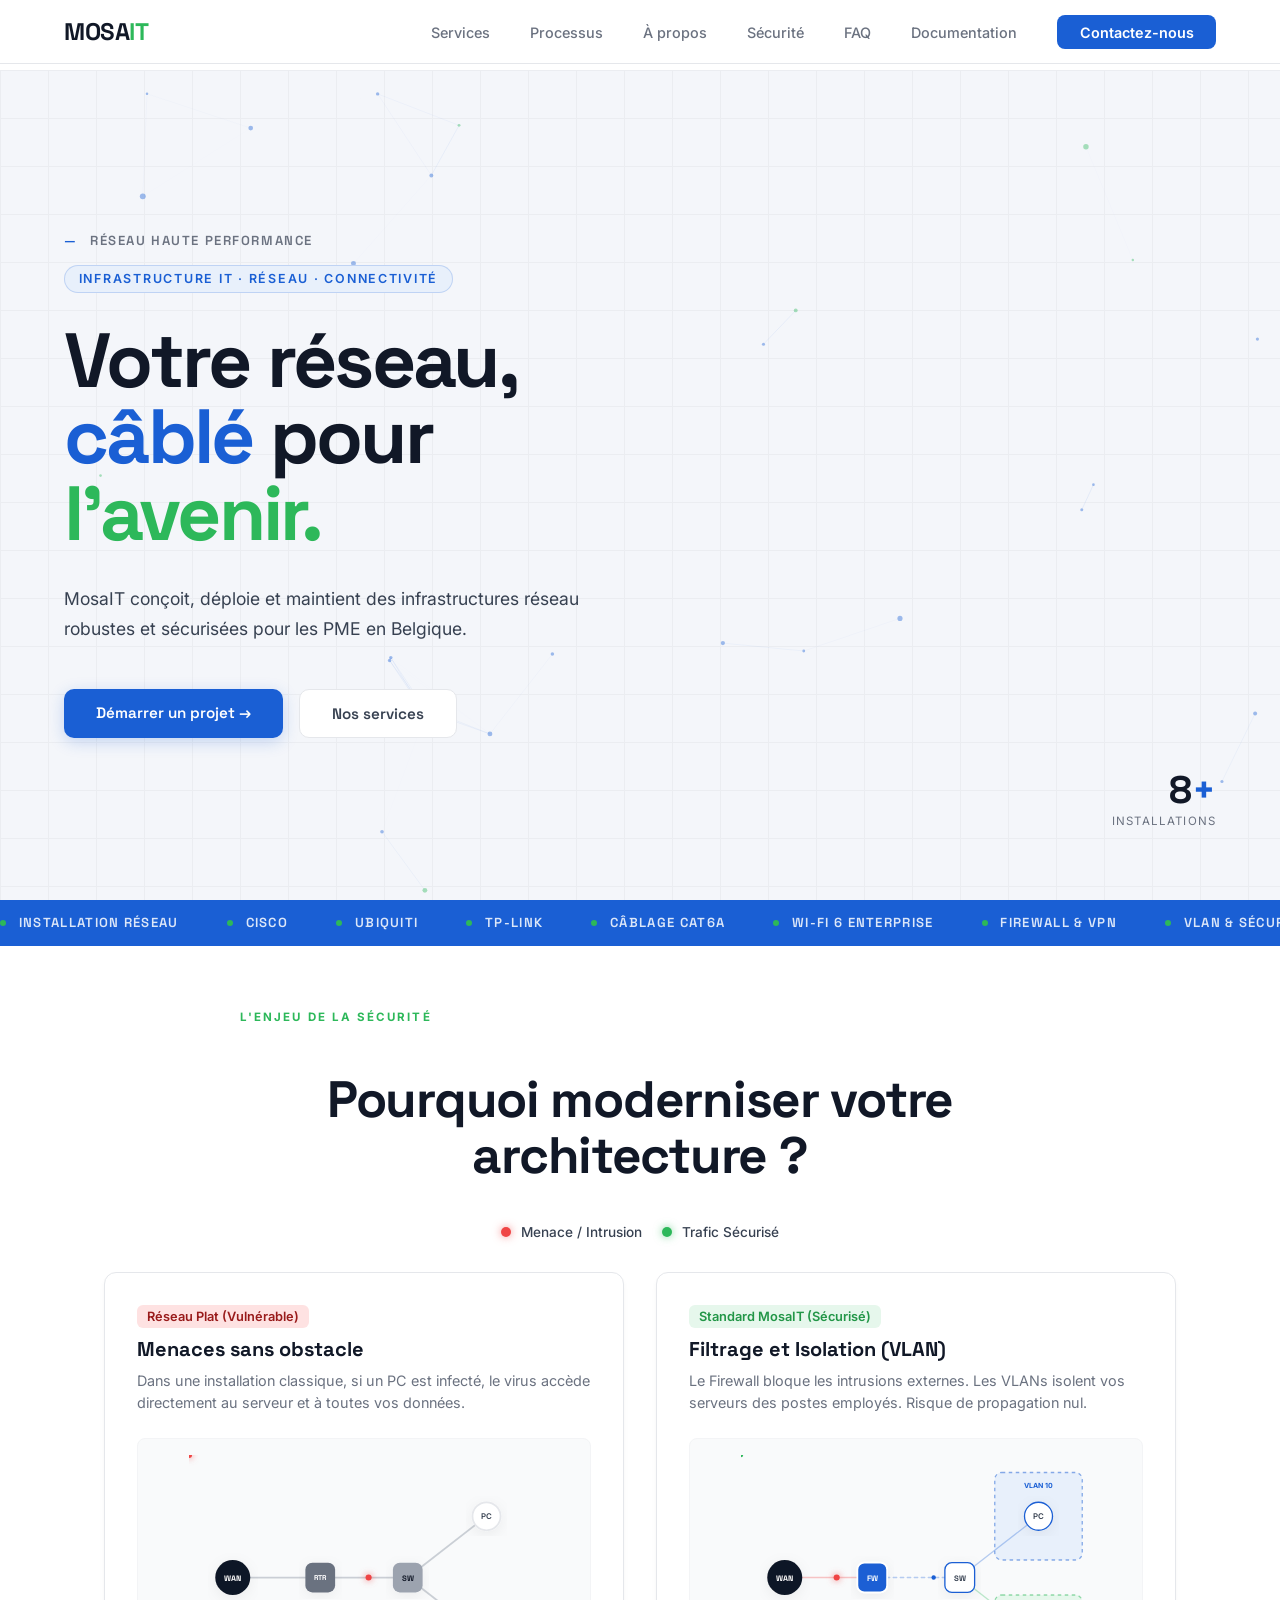
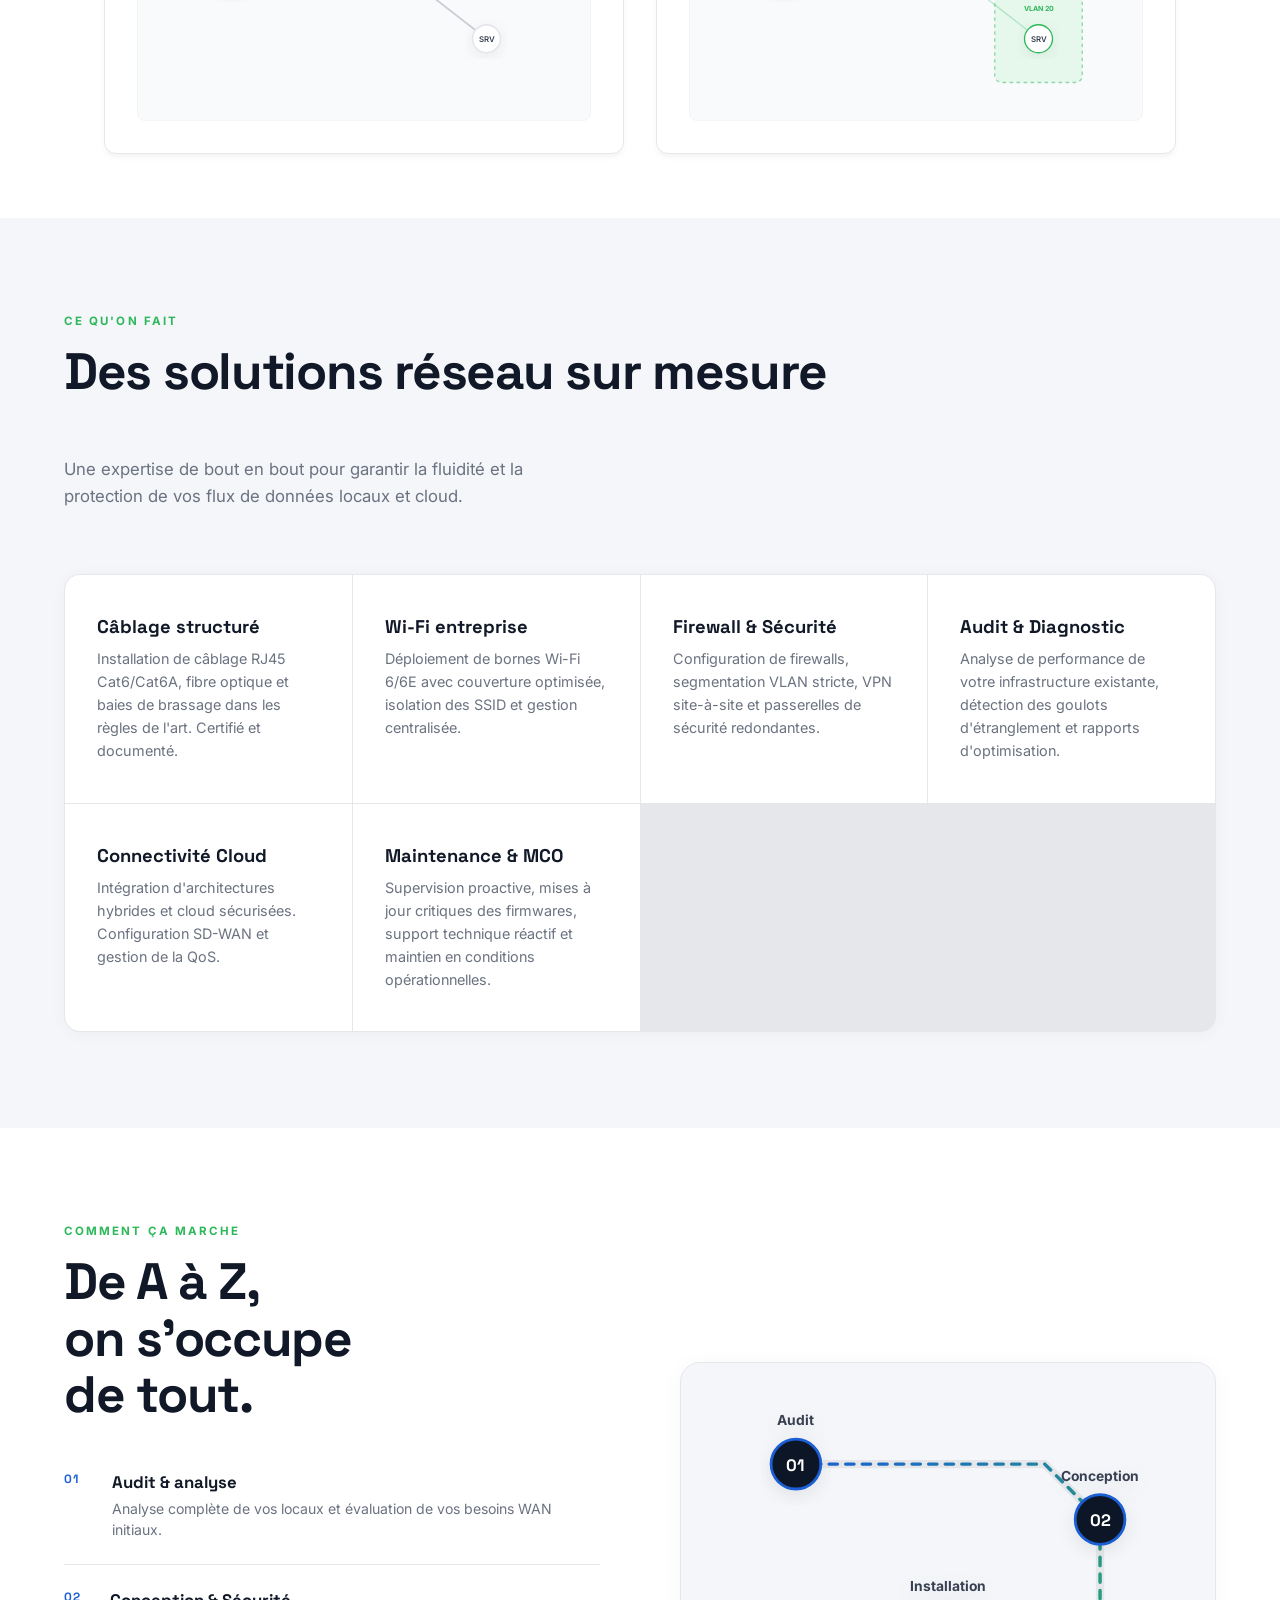
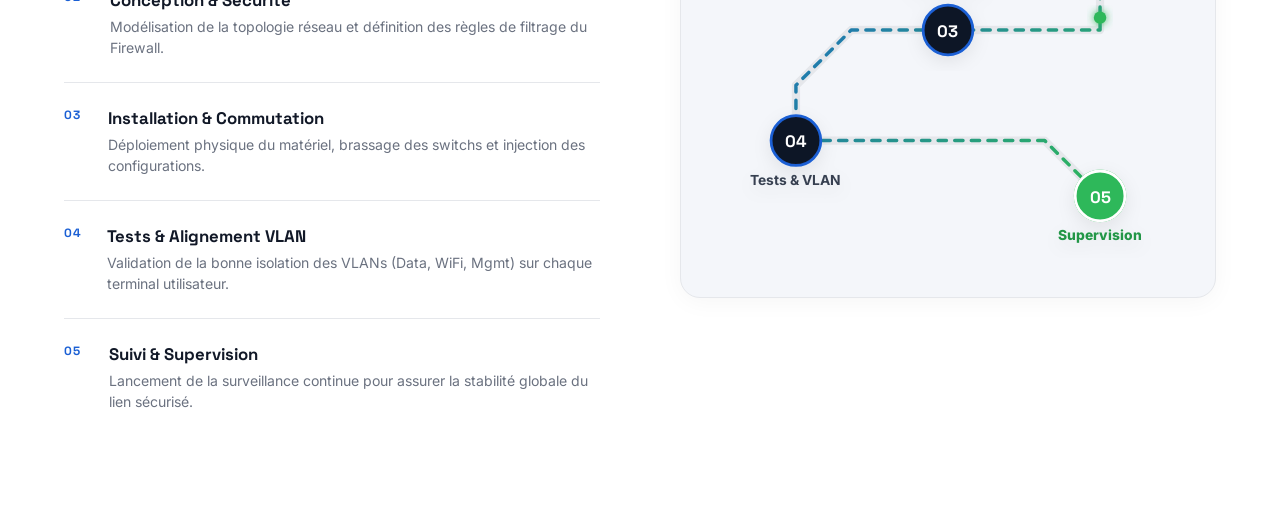
<file: index.html>
<!doctype html>
<html lang="fr">
    <head>
        <meta charset="UTF-8" />
        <meta name="viewport" content="width=device-width, initial-scale=1.0" />
        <title>MosaIT — Installation Réseau & Infrastructure IT</title>
        <link
            href="https://fonts.googleapis.com/css2?family=Space+Grotesk:wght@400;500;600;700&family=Inter:wght@400;500;600&display=swap"
            rel="stylesheet"
        />
        <link href="./style.css" rel="stylesheet" />
        <script src="./components/nav.js"></script>
    </head>
    <body>
        <nav-bar></nav-bar>

        <section id="hero">
            <canvas id="network-canvas"></canvas>
            <div class="hero-content">
                <div class="tagline">
                    <span>—</span> Réseau Haute Performance
                </div>
                <div class="eyebrow">
                    Infrastructure IT · Réseau · Connectivité
                </div>
                <h1>
                    Votre réseau,<br /><em>câblé</em> pour<br /><span
                        class="accent-g"
                        >l'avenir.</span
                    >
                </h1>
                <p class="hero-sub">
                    MosaIT conçoit, déploie et maintient des infrastructures
                    réseau robustes et sécurisées pour les PME en Belgique.
                </p>
                <div class="hero-btns">
                    <a href="#cta" class="btn-primary">Démarrer un projet →</a>
                    <a href="#services" class="btn-ghost">Nos services</a>
                </div>
            </div>
            <div class="hero-stats">
                <div class="stat-item">
                    <div class="stat-num">8<span>+</span></div>
                    <div class="stat-label">Installations</div>
                </div>
            </div>
        </section>

        <div class="marquee-wrap">
            <div class="marquee-track" id="marquee-track"></div>
        </div>

        <!-- NOUVELLE SECTION INJECTÉE ICI -->
        <section id="architectures" class="comparison-section reveal">
            <div
                class="services-header"
                style="text-align: center; max-width: 800px; margin: 0 auto"
            >
                <div class="section-label">L'enjeu de la sécurité</div>
                <h2>Pourquoi moderniser votre architecture ?</h2>
            </div>

            <div class="legend-comp">
                <span
                    ><span class="dot-comp dot-red"></span> Menace /
                    Intrusion</span
                >
                <span
                    ><span class="dot-comp dot-green"></span> Trafic
                    Sécurisé</span
                >
            </div>

            <div class="comparison-grid">
                <div class="comp-card">
                    <span class="badge-danger">Réseau Plat (Vulnérable)</span>
                    <h3>Menaces sans obstacle</h3>
                    <p>
                        Dans une installation classique, si un PC est infecté,
                        le virus accède directement au serveur et à toutes vos
                        données.
                    </p>

                    <div class="diag-container">
                        <svg
                            class="topo-svg"
                            viewBox="0 0 400 280"
                            fill="none"
                            xmlns="http://www.w3.org/2000/svg"
                        >
                            <defs>
                                <filter
                                    id="shadow-vuln"
                                    x="-20%"
                                    y="-20%"
                                    width="140%"
                                    height="140%"
                                >
                                    <feDropShadow
                                        dx="0"
                                        dy="4"
                                        stdDeviation="8"
                                        flood-color="#111827"
                                        flood-opacity="0.06"
                                    />
                                </filter>
                            </defs>
                            <style>
                                .node-group,
                                .endpoint-item {
                                    transition: transform 0.3s
                                        cubic-bezier(0.16, 1, 0.3, 1);
                                    cursor: pointer;
                                }
                                .node-group:hover,
                                .endpoint-item:hover {
                                    transform: scale(1.08);
                                    transform-origin: center;
                                }
                            </style>

                            <g
                                stroke="#9ca3af"
                                stroke-width="2"
                                stroke-opacity="0.5"
                                stroke-linecap="round"
                            >
                                <path d="M 50 140 L 150 140" />
                                <path d="M 150 140 L 250 140" />
                                <path d="M 250 140 L 340 70" />
                                <path d="M 250 140 L 340 210" />
                            </g>

                            <g>
                                <circle
                                    r="3.5"
                                    fill="#ef4444"
                                    filter="drop-shadow(0 0 4px rgba(239,68,68,0.8))"
                                >
                                    <animateMotion
                                        dur="3s"
                                        repeatCount="indefinite"
                                        path="M 50 140 L 150 140 L 250 140 L 340 70"
                                    />
                                </circle>
                                <circle
                                    r="3.5"
                                    fill="#ef4444"
                                    filter="drop-shadow(0 0 4px rgba(239,68,68,0.8))"
                                >
                                    <animateMotion
                                        dur="3s"
                                        begin="1.5s"
                                        repeatCount="indefinite"
                                        path="M 50 140 L 150 140 L 250 140 L 340 210"
                                    />
                                </circle>
                            </g>

                            <g class="node-group" filter="url(#shadow-vuln)">
                                <circle
                                    cx="50"
                                    cy="140"
                                    r="20"
                                    fill="#111827"
                                />
                                <text
                                    x="50"
                                    y="140"
                                    text-anchor="middle"
                                    dominant-baseline="central"
                                    fill="#ffffff"
                                    font-size="9"
                                    font-family="Space Grotesk, sans-serif"
                                    font-weight="700"
                                >
                                    WAN
                                </text>
                            </g>

                            <g class="node-group" filter="url(#shadow-vuln)">
                                <rect
                                    x="133"
                                    y="123"
                                    width="34"
                                    height="34"
                                    rx="8"
                                    fill="#6b7280"
                                />
                                <text
                                    x="150"
                                    y="140"
                                    text-anchor="middle"
                                    dominant-baseline="central"
                                    fill="#ffffff"
                                    font-size="8"
                                    font-family="Space Grotesk, sans-serif"
                                    font-weight="700"
                                >
                                    RTR
                                </text>
                            </g>

                            <g class="node-group" filter="url(#shadow-vuln)">
                                <rect
                                    x="233"
                                    y="123"
                                    width="34"
                                    height="34"
                                    rx="8"
                                    fill="#9ca3af"
                                />
                                <text
                                    x="250"
                                    y="140"
                                    text-anchor="middle"
                                    dominant-baseline="central"
                                    fill="#111827"
                                    font-size="9"
                                    font-family="Space Grotesk, sans-serif"
                                    font-weight="700"
                                >
                                    SW
                                </text>
                            </g>

                            <g class="endpoint-item" filter="url(#shadow-vuln)">
                                <circle
                                    cx="340"
                                    cy="70"
                                    r="16"
                                    fill="#ffffff"
                                    stroke="#e5e7eb"
                                    stroke-width="2"
                                />
                                <text
                                    x="340"
                                    y="70"
                                    text-anchor="middle"
                                    dominant-baseline="central"
                                    fill="#374151"
                                    font-size="9"
                                    font-family="Inter, sans-serif"
                                    font-weight="600"
                                >
                                    PC
                                </text>
                            </g>

                            <g class="endpoint-item" filter="url(#shadow-vuln)">
                                <circle
                                    cx="340"
                                    cy="210"
                                    r="16"
                                    fill="#ffffff"
                                    stroke="#e5e7eb"
                                    stroke-width="2"
                                />
                                <text
                                    x="340"
                                    y="210"
                                    text-anchor="middle"
                                    dominant-baseline="central"
                                    fill="#374151"
                                    font-size="9"
                                    font-family="Inter, sans-serif"
                                    font-weight="600"
                                >
                                    SRV
                                </text>
                            </g>
                        </svg>
                    </div>
                </div>

                <div class="comp-card">
                    <span class="badge-success"
                        >Standard MosaIT (Sécurisé)</span
                    >
                    <h3>Filtrage et Isolation (VLAN)</h3>
                    <p>
                        Le Firewall bloque les intrusions externes. Les VLANs
                        isolent vos serveurs des postes employés. Risque de
                        propagation nul.
                    </p>

                    <div class="diag-container">
                        <svg
                            class="topo-svg"
                            viewBox="0 0 400 280"
                            fill="none"
                            xmlns="http://www.w3.org/2000/svg"
                        >
                            <defs>
                                <filter
                                    id="shadow-sec"
                                    x="-20%"
                                    y="-20%"
                                    width="140%"
                                    height="140%"
                                >
                                    <feDropShadow
                                        dx="0"
                                        dy="4"
                                        stdDeviation="8"
                                        flood-color="#111827"
                                        flood-opacity="0.06"
                                    />
                                </filter>
                            </defs>
                            <style>
                                .node-group,
                                .endpoint-item {
                                    transition: transform 0.3s
                                        cubic-bezier(0.16, 1, 0.3, 1);
                                    cursor: pointer;
                                }
                                .node-group:hover,
                                .endpoint-item:hover {
                                    transform: scale(1.08);
                                    transform-origin: center;
                                }
                            </style>

                            <rect
                                x="290"
                                y="20"
                                width="100"
                                height="100"
                                rx="8"
                                fill="#e8f0fb"
                                stroke="#1a5fd4"
                                stroke-width="1.5"
                                stroke-dasharray="4"
                                stroke-opacity="0.5"
                            />
                            <text
                                x="340"
                                y="38"
                                text-anchor="middle"
                                fill="#1a5fd4"
                                font-size="8"
                                font-family="Inter, sans-serif"
                                font-weight="700"
                            >
                                VLAN 10
                            </text>

                            <rect
                                x="290"
                                y="160"
                                width="100"
                                height="100"
                                rx="8"
                                fill="#e6f7ec"
                                stroke="#2db85a"
                                stroke-width="1.5"
                                stroke-dasharray="4"
                                stroke-opacity="0.5"
                            />
                            <text
                                x="340"
                                y="178"
                                text-anchor="middle"
                                fill="#2db85a"
                                font-size="8"
                                font-family="Inter, sans-serif"
                                font-weight="700"
                            >
                                VLAN 20
                            </text>

                            <g stroke-width="1.5" stroke-linecap="round">
                                <path
                                    d="M 50 140 L 150 140"
                                    stroke="#ef4444"
                                    stroke-opacity="0.3"
                                />
                                <path
                                    d="M 150 140 L 250 140"
                                    stroke="#1a5fd4"
                                    stroke-opacity="0.3"
                                    stroke-dasharray="4"
                                />
                                <path
                                    d="M 250 140 L 340 70"
                                    stroke="#1a5fd4"
                                    stroke-opacity="0.3"
                                />
                                <path
                                    d="M 250 140 L 340 210"
                                    stroke="#2db85a"
                                    stroke-opacity="0.3"
                                />
                            </g>

                            <g>
                                <circle
                                    r="3.5"
                                    fill="#ef4444"
                                    opacity="0"
                                    filter="drop-shadow(0 0 4px rgba(239,68,68,0.8))"
                                >
                                    <animateMotion
                                        dur="2.5s"
                                        repeatCount="indefinite"
                                        path="M 50 140 L 150 140"
                                    />
                                    <animate
                                        attributeName="opacity"
                                        values="1; 1; 0"
                                        keyTimes="0; 0.8; 1"
                                        dur="2.5s"
                                        repeatCount="indefinite"
                                    />
                                </circle>

                                <circle r="2.5" fill="#1a5fd4">
                                    <animateMotion
                                        dur="3s"
                                        begin="0.5s"
                                        repeatCount="indefinite"
                                        path="M 150 140 L 250 140 L 340 70"
                                    />
                                </circle>

                                <circle r="2.5" fill="#2db85a">
                                    <animateMotion
                                        dur="3s"
                                        begin="1.8s"
                                        repeatCount="indefinite"
                                        path="M 150 140 L 250 140 L 340 210"
                                    />
                                </circle>
                            </g>

                            <g class="node-group" filter="url(#shadow-sec)">
                                <circle
                                    cx="50"
                                    cy="140"
                                    r="20"
                                    fill="#111827"
                                />
                                <text
                                    x="50"
                                    y="140"
                                    text-anchor="middle"
                                    dominant-baseline="central"
                                    fill="#ffffff"
                                    font-size="9"
                                    font-family="Space Grotesk, sans-serif"
                                    font-weight="700"
                                >
                                    WAN
                                </text>
                            </g>

                            <g class="node-group" filter="url(#shadow-sec)">
                                <rect
                                    x="133"
                                    y="123"
                                    width="34"
                                    height="34"
                                    rx="8"
                                    fill="#1a5fd4"
                                    stroke="#ffffff"
                                    stroke-width="2"
                                />
                                <text
                                    x="150"
                                    y="140"
                                    text-anchor="middle"
                                    dominant-baseline="central"
                                    fill="#ffffff"
                                    font-size="9"
                                    font-family="Space Grotesk, sans-serif"
                                    font-weight="700"
                                >
                                    FW
                                </text>
                            </g>

                            <g class="node-group" filter="url(#shadow-sec)">
                                <rect
                                    x="233"
                                    y="123"
                                    width="34"
                                    height="34"
                                    rx="8"
                                    fill="#ffffff"
                                    stroke="#1a5fd4"
                                    stroke-width="1.5"
                                />
                                <text
                                    x="250"
                                    y="140"
                                    text-anchor="middle"
                                    dominant-baseline="central"
                                    fill="#374151"
                                    font-size="9"
                                    font-family="Space Grotesk, sans-serif"
                                    font-weight="700"
                                >
                                    SW
                                </text>
                            </g>

                            <g class="endpoint-item" filter="url(#shadow-sec)">
                                <circle
                                    cx="340"
                                    cy="70"
                                    r="16"
                                    fill="#ffffff"
                                    stroke="#1a5fd4"
                                    stroke-width="1.5"
                                />
                                <text
                                    x="340"
                                    y="70"
                                    text-anchor="middle"
                                    dominant-baseline="central"
                                    fill="#374151"
                                    font-size="9"
                                    font-family="Inter, sans-serif"
                                    font-weight="600"
                                >
                                    PC
                                </text>
                            </g>

                            <g class="endpoint-item" filter="url(#shadow-sec)">
                                <circle
                                    cx="340"
                                    cy="210"
                                    r="16"
                                    fill="#ffffff"
                                    stroke="#2db85a"
                                    stroke-width="1.5"
                                />
                                <text
                                    x="340"
                                    y="210"
                                    text-anchor="middle"
                                    dominant-baseline="central"
                                    fill="#374151"
                                    font-size="9"
                                    font-family="Inter, sans-serif"
                                    font-weight="600"
                                >
                                    SRV
                                </text>
                            </g>
                        </svg>
                    </div>
                </div>
            </div>
        </section>

        <section id="services">
            <div class="services-header reveal">
                <div>
                    <div class="section-label">Ce qu'on fait</div>
                    <h2>Des solutions réseau sur mesure</h2>
                </div>
                <p class="section-intro">
                    Une expertise de bout en bout pour garantir la fluidité et
                    la protection de vos flux de données locaux et cloud.
                </p>
            </div>

            <div class="services-grid reveal">
                <div class="service-card">
                    <h3>Câblage structuré</h3>
                    <p>
                        Installation de câblage RJ45 Cat6/Cat6A, fibre optique
                        et baies de brassage dans les règles de l'art. Certifié
                        et documenté.
                    </p>
                </div>
                <div class="service-card">
                    <h3>Wi-Fi entreprise</h3>
                    <p>
                        Déploiement de bornes Wi-Fi 6/6E avec couverture
                        optimisée, isolation des SSID et gestion centralisée.
                    </p>
                </div>
                <div class="service-card">
                    <h3>Firewall & Sécurité</h3>
                    <p>
                        Configuration de firewalls, segmentation VLAN stricte,
                        VPN site-à-site et passerelles de sécurité redondantes.
                    </p>
                </div>
                <div class="service-card">
                    <h3>Audit & Diagnostic</h3>
                    <p>
                        Analyse de performance de votre infrastructure
                        existante, détection des goulots d'étranglement et
                        rapports d'optimisation.
                    </p>
                </div>
                <div class="service-card">
                    <h3>Connectivité Cloud</h3>
                    <p>
                        Intégration d'architectures hybrides et cloud
                        sécurisées. Configuration SD-WAN et gestion de la QoS.
                    </p>
                </div>
                <div class="service-card">
                    <h3>Maintenance & MCO</h3>
                    <p>
                        Supervision proactive, mises à jour critiques des
                        firmwares, support technique réactif et maintien en
                        conditions opérationnelles.
                    </p>
                </div>
            </div>
        </section>

        <section id="process">
            <div class="process-grid">
                <div class="reveal">
                    <div class="section-label">Comment ça marche</div>
                    <h2>De A à Z,<br />on s'occupe<br />de tout.</h2>
                    <div class="process-steps">
                        <div class="step" data-step="wan">
                            <span class="step-num">01</span>
                            <div>
                                <h3>Audit & analyse</h3>
                                <p>
                                    Analyse complète de vos locaux et évaluation
                                    de vos besoins WAN initiaux.
                                </p>
                            </div>
                        </div>
                        <div class="step" data-step="fw">
                            <span class="step-num">02</span>
                            <div>
                                <h3>Conception & Sécurité</h3>
                                <p>
                                    Modélisation de la topologie réseau et
                                    définition des règles de filtrage du
                                    Firewall.
                                </p>
                            </div>
                        </div>
                        <div class="step" data-step="sw">
                            <span class="step-num">03</span>
                            <div>
                                <h3>Installation & Commutation</h3>
                                <p>
                                    Déploiement physique du matériel, brassage
                                    des switchs et injection des configurations.
                                </p>
                            </div>
                        </div>
                        <div class="step" data-step="endpoints">
                            <span class="step-num">04</span>
                            <div>
                                <h3>Tests & Alignement VLAN</h3>
                                <p>
                                    Validation de la bonne isolation des VLANs
                                    (Data, WiFi, Mgmt) sur chaque terminal
                                    utilisateur.
                                </p>
                            </div>
                        </div>
                        <div class="step" data-step="all">
                            <span class="step-num">05</span>
                            <div>
                                <h3>Suivi & Supervision</h3>
                                <p>
                                    Lancement de la surveillance continue pour
                                    assurer la stabilité globale du lien
                                    sécurisé.
                                </p>
                            </div>
                        </div>
                    </div>
                </div>

                <!-- Le SVG interactif existant est conservé intact ici -->
                <div class="process-visual reveal">
                    <svg
                        class="topo-svg"
                        viewBox="0 0 340 340"
                        fill="none"
                        xmlns="http://www.w3.org/2000/svg"
                        id="process-schema"
                    >
                        <defs>
                            <filter
                                id="shadow-proc"
                                x="-20%"
                                y="-20%"
                                width="140%"
                                height="140%"
                            >
                                <feDropShadow
                                    dx="0"
                                    dy="4"
                                    stdDeviation="6"
                                    flood-color="#111827"
                                    flood-opacity="0.08"
                                />
                            </filter>
                            <filter
                                id="glow-green"
                                x="-50%"
                                y="-50%"
                                width="200%"
                                height="200%"
                            >
                                <feGaussianBlur
                                    stdDeviation="3"
                                    result="blur"
                                />
                                <feComposite
                                    in="SourceGraphic"
                                    in2="blur"
                                    operator="over"
                                />
                            </filter>
                            <linearGradient
                                id="flow-grad"
                                x1="0%"
                                y1="0%"
                                x2="100%"
                                y2="100%"
                            >
                                <stop offset="0%" stop-color="#1a5fd4" />
                                <stop offset="100%" stop-color="#2db85a" />
                            </linearGradient>
                        </defs>
                        <style>
                            .proc-node {
                                cursor: pointer;
                                transition: transform 0.3s
                                    cubic-bezier(0.16, 1, 0.3, 1);
                                transform-origin: center;
                            }
                            .proc-node:hover {
                                transform: scale(1.1);
                            }
                            @keyframes flow {
                                to {
                                    stroke-dashoffset: -24;
                                }
                            }
                            .data-flow {
                                stroke-dasharray: 6 6;
                                animation: flow 1s linear infinite;
                            }
                            @keyframes pulse-proc {
                                0% {
                                    transform: scale(0.9);
                                    opacity: 0.8;
                                }
                                100% {
                                    transform: scale(1.7);
                                    opacity: 0;
                                }
                            }
                            .pulse-ring-proc {
                                transform-origin: center;
                                animation: pulse-proc 2s
                                    cubic-bezier(0.16, 1, 0.3, 1) infinite;
                            }
                        </style>

                        <path
                            d="M 60 50 L 240 50 L 280 90 L 280 170 L 170 170 L 100 170 L 60 210 L 60 250 L 240 250 L 280 290"
                            fill="none"
                            stroke="#e5e7eb"
                            stroke-width="6"
                            stroke-linejoin="round"
                            stroke-linecap="round"
                        />

                        <path
                            d="M 60 50 L 240 50 L 280 90 L 280 170 L 170 170 L 100 170 L 60 210 L 60 250 L 240 250 L 280 290"
                            fill="none"
                            stroke="url(#flow-grad)"
                            stroke-width="2.5"
                            stroke-linejoin="round"
                            stroke-linecap="round"
                            class="data-flow"
                        />

                        <circle
                            r="4.5"
                            fill="#2db85a"
                            filter="url(#glow-green)"
                        >
                            <animateMotion
                                dur="4s"
                                repeatCount="indefinite"
                                path="M 60 50 L 240 50 L 280 90 L 280 170 L 170 170 L 100 170 L 60 210 L 60 250 L 240 250 L 280 290"
                            />
                        </circle>

                        <g class="proc-node" filter="url(#shadow-proc)">
                            <circle
                                cx="60"
                                cy="50"
                                r="18"
                                fill="#111827"
                                stroke="#1a5fd4"
                                stroke-width="2"
                            />
                            <text
                                x="60"
                                y="51"
                                text-anchor="middle"
                                dominant-baseline="central"
                                fill="#fff"
                                font-size="12"
                                font-family="Space Grotesk, sans-serif"
                                font-weight="700"
                            >
                                01
                            </text>
                            <text
                                x="60"
                                y="22"
                                text-anchor="middle"
                                fill="#374151"
                                font-size="10"
                                font-family="Inter, sans-serif"
                                font-weight="700"
                            >
                                Audit
                            </text>
                        </g>

                        <g class="proc-node" filter="url(#shadow-proc)">
                            <circle
                                cx="280"
                                cy="90"
                                r="18"
                                fill="#111827"
                                stroke="#1a5fd4"
                                stroke-width="2"
                            />
                            <text
                                x="280"
                                y="91"
                                text-anchor="middle"
                                dominant-baseline="central"
                                fill="#fff"
                                font-size="12"
                                font-family="Space Grotesk, sans-serif"
                                font-weight="700"
                            >
                                02
                            </text>
                            <text
                                x="280"
                                y="62"
                                text-anchor="middle"
                                fill="#374151"
                                font-size="10"
                                font-family="Inter, sans-serif"
                                font-weight="700"
                            >
                                Conception
                            </text>
                        </g>

                        <g class="proc-node" filter="url(#shadow-proc)">
                            <circle
                                cx="170"
                                cy="170"
                                r="18"
                                fill="#111827"
                                stroke="#1a5fd4"
                                stroke-width="2"
                            />
                            <text
                                x="170"
                                y="171"
                                text-anchor="middle"
                                dominant-baseline="central"
                                fill="#fff"
                                font-size="12"
                                font-family="Space Grotesk, sans-serif"
                                font-weight="700"
                            >
                                03
                            </text>
                            <text
                                x="170"
                                y="142"
                                text-anchor="middle"
                                fill="#374151"
                                font-size="10"
                                font-family="Inter, sans-serif"
                                font-weight="700"
                            >
                                Installation
                            </text>
                        </g>

                        <g class="proc-node" filter="url(#shadow-proc)">
                            <circle
                                cx="60"
                                cy="250"
                                r="18"
                                fill="#111827"
                                stroke="#1a5fd4"
                                stroke-width="2"
                            />
                            <text
                                x="60"
                                y="251"
                                text-anchor="middle"
                                dominant-baseline="central"
                                fill="#fff"
                                font-size="12"
                                font-family="Space Grotesk, sans-serif"
                                font-weight="700"
                            >
                                04
                            </text>
                            <text
                                x="60"
                                y="282"
                                text-anchor="middle"
                                fill="#374151"
                                font-size="10"
                                font-family="Inter, sans-serif"
                                font-weight="700"
                            >
                                Tests & VLAN
                            </text>
                        </g>

                        <circle
                            cx="280"
                            cy="290"
                            r="18"
                            fill="none"
                            stroke="#2db85a"
                            stroke-width="2"
                            class="pulse-ring-proc"
                        />

                        <g class="proc-node" filter="url(#shadow-proc)">
                            <circle
                                cx="280"
                                cy="290"
                                r="18"
                                fill="#2db85a"
                                stroke="#ffffff"
                                stroke-width="2"
                            />
                            <text
                                x="280"
                                y="291"
                                text-anchor="middle"
                                dominant-baseline="central"
                                fill="#fff"
                                font-size="12"
                                font-family="Space Grotesk, sans-serif"
                                font-weight="700"
                            >
                                05
                            </text>
                            <text
                                x="280"
                                y="322"
                                text-anchor="middle"
                                fill="#229647"
                                font-size="10"
                                font-family="Inter, sans-serif"
                                font-weight="800"
                            >
                                Supervision
                            </text>
                        </g>
                    </svg>
                </div>
            </div>
        </section>
        <script src="./script.js"></script>
    </body>
</html>
</file>
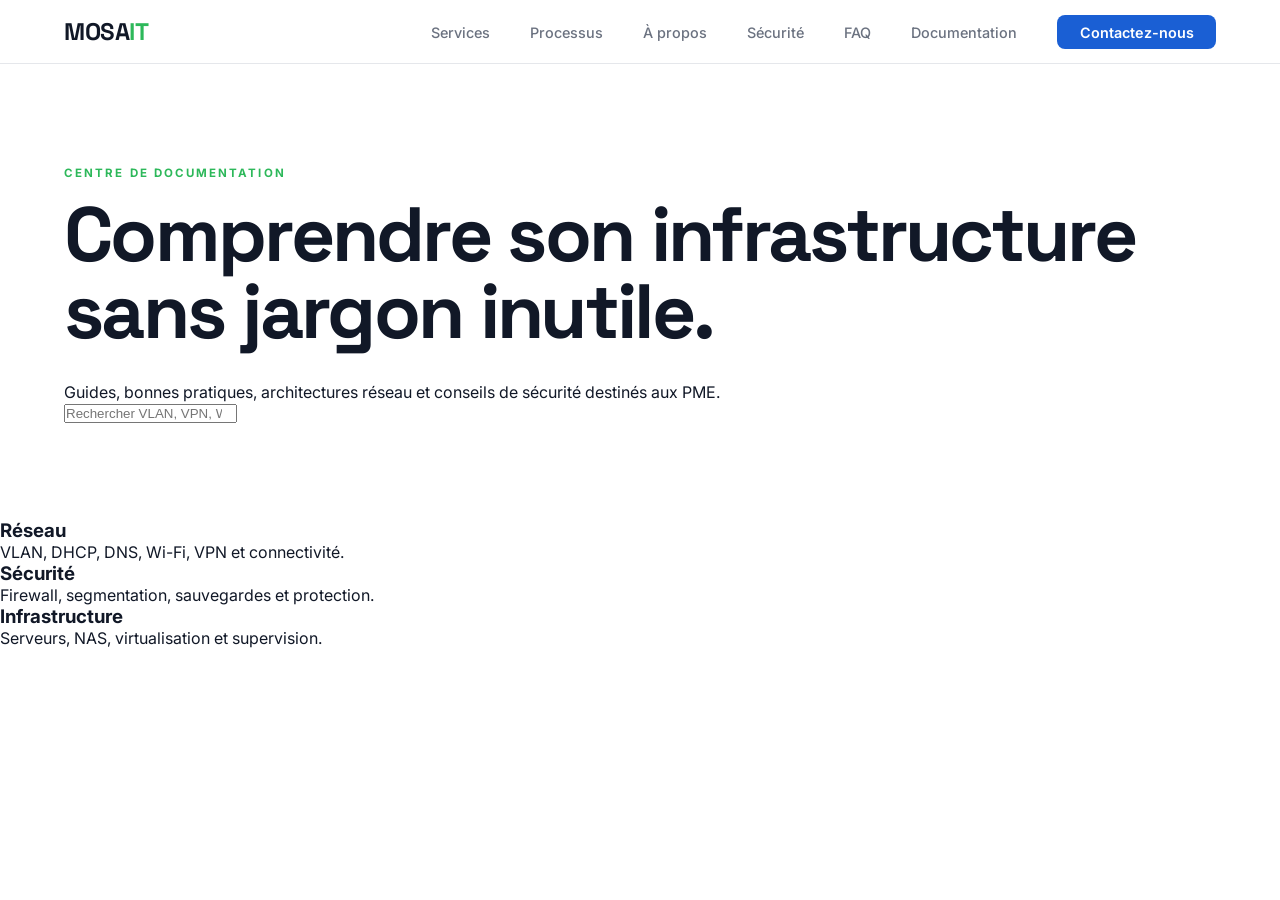
<file: docs.html>
<!doctype html>
<html lang="fr">
    <head>
        <meta charset="UTF-8" />
        <meta name="viewport" content="width=device-width, initial-scale=1.0" />
        <title>MosaIT — Installation Réseau & Infrastructure IT</title>
        <link
            href="https://fonts.googleapis.com/css2?family=Space+Grotesk:wght@400;500;600;700&family=Inter:wght@400;500;600&display=swap"
            rel="stylesheet"
        />
        <link href="./style.css" rel="stylesheet" />
        <script src="./components/nav.js"></script>
    </head>
    <body>
        <nav-bar></nav-bar>
        <section class="docs-hero">
            <div class="section-label">Centre de documentation</div>

            <h1>Comprendre son infrastructure sans jargon inutile.</h1>

            <p>
                Guides, bonnes pratiques, architectures réseau et conseils de
                sécurité destinés aux PME.
            </p>

            <input type="search" placeholder="Rechercher VLAN, VPN, Wi-Fi..." />
        </section>
        <div class="docs-grid">
            <a class="docs-card">
                <h3>Réseau</h3>
                <p>VLAN, DHCP, DNS, Wi-Fi, VPN et connectivité.</p>
            </a>

            <a class="docs-card">
                <h3>Sécurité</h3>
                <p>Firewall, segmentation, sauvegardes et protection.</p>
            </a>

            <a class="docs-card">
                <h3>Infrastructure</h3>
                <p>Serveurs, NAS, virtualisation et supervision.</p>
            </a>
        </div>
    </body>
</html>
</file>
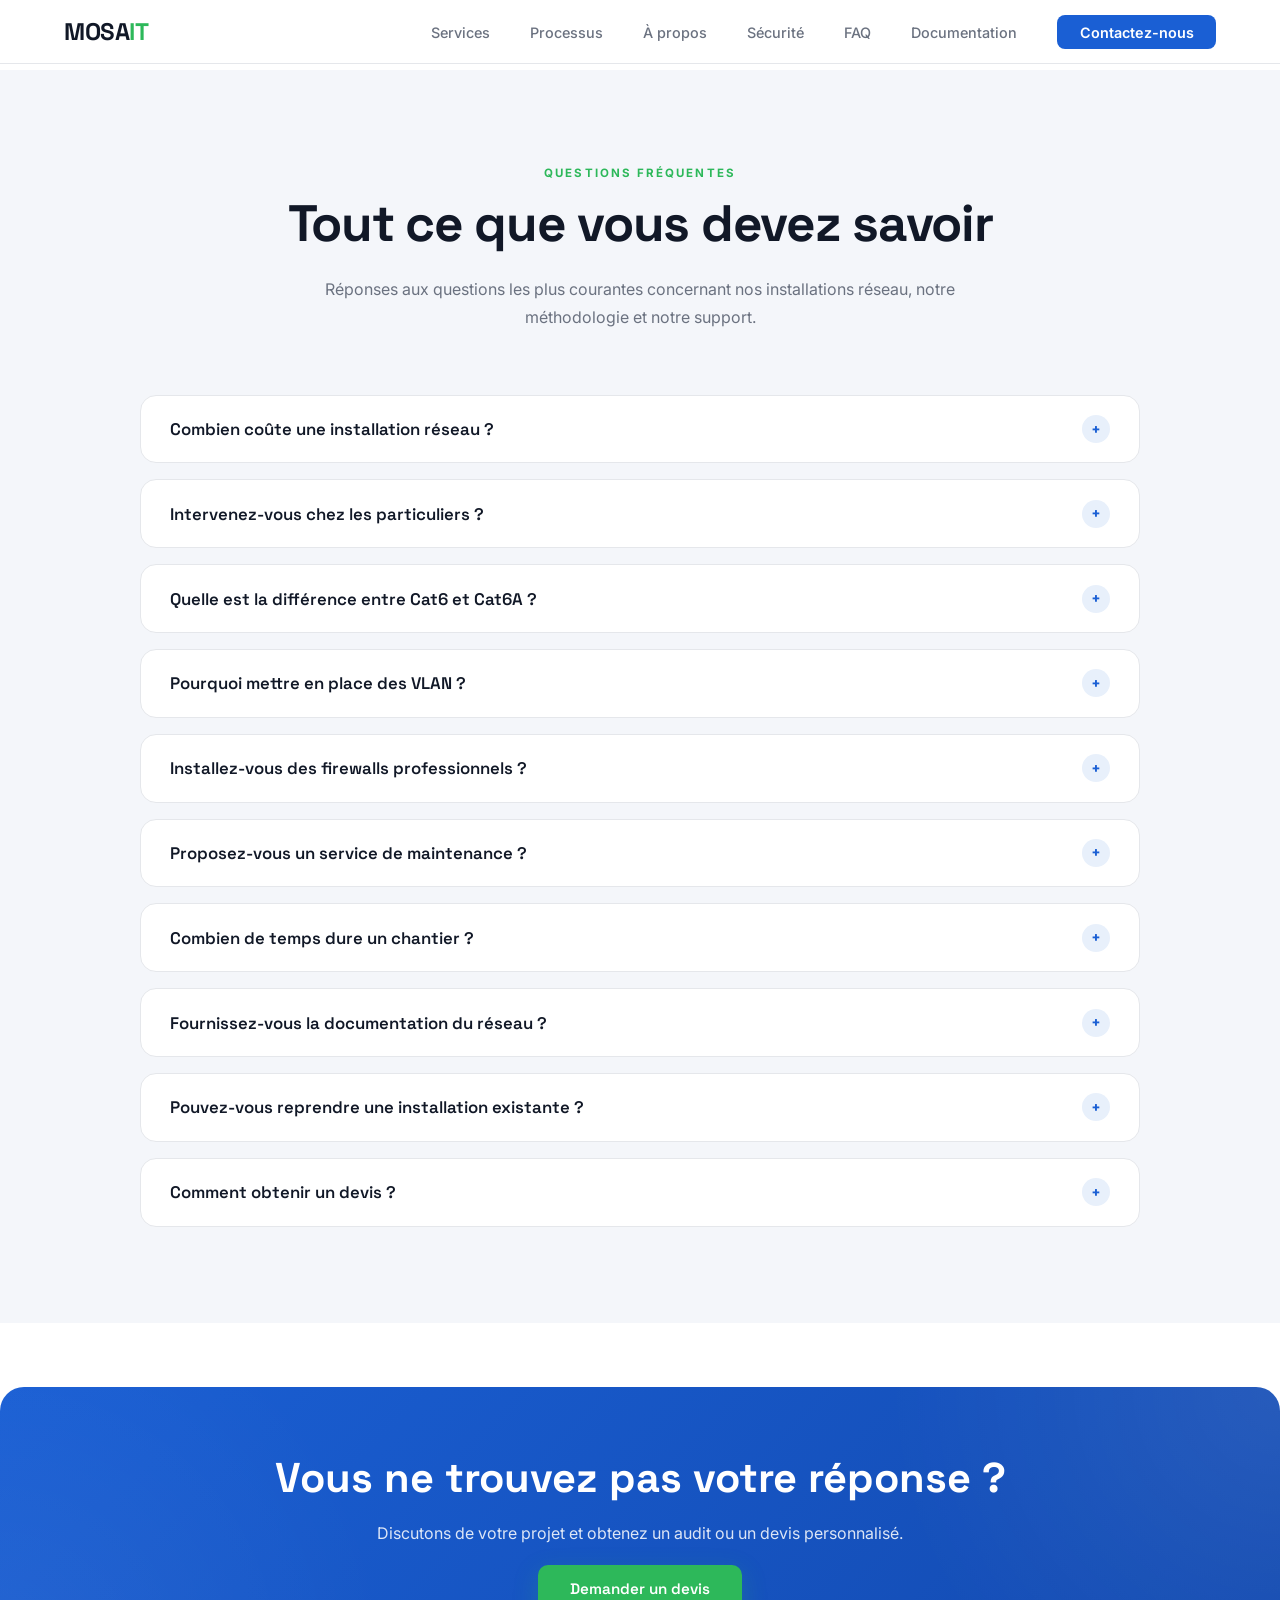
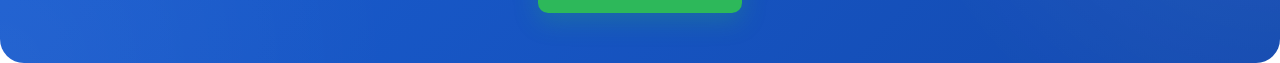
<file: faq.html>
<!doctype html>
<html lang="fr">
    <head>
        <meta charset="UTF-8" />
        <meta name="viewport" content="width=device-width, initial-scale=1.0" />
        <title>MosaIT — Installation Réseau & Infrastructure IT</title>
        <link
            href="https://fonts.googleapis.com/css2?family=Space+Grotesk:wght@400;500;600;700&family=Inter:wght@400;500;600&display=swap"
            rel="stylesheet"
        />
        <link href="./style.css" rel="stylesheet" />
        <script src="./components/nav.js"></script>
    </head>
    <body>
        <nav-bar></nav-bar>
        <section id="faq">
            <div class="faq-container">
                <div class="faq-header">
                    <div class="section-label">Questions fréquentes</div>
                    <h2>Tout ce que vous devez savoir</h2>
                    <p>
                        Réponses aux questions les plus courantes concernant nos
                        installations réseau, notre méthodologie et notre
                        support.
                    </p>
                </div>

                <div class="faq-list">
                    <details class="faq-item">
                        <summary>
                            Combien coûte une installation réseau ?
                        </summary>
                        <p>
                            Chaque projet est différent. Le coût dépend du
                            nombre de postes, du type de câblage, des
                            équipements réseau et des besoins de sécurité. Un
                            audit permet d'établir un devis précis.
                        </p>
                    </details>

                    <details class="faq-item">
                        <summary>
                            Intervenez-vous chez les particuliers ?
                        </summary>
                        <p>
                            Oui. Nous réalisons également des installations pour
                            les habitations connectées, réseaux domestiques
                            avancés, Wi-Fi multi-étages et systèmes multimédias.
                        </p>
                    </details>

                    <details class="faq-item">
                        <summary>
                            Quelle est la différence entre Cat6 et Cat6A ?
                        </summary>
                        <p>
                            Le Cat6A permet des débits 10 Gbps sur de plus
                            longues distances et offre une meilleure protection
                            contre les interférences électromagnétiques.
                        </p>
                    </details>

                    <details class="faq-item">
                        <summary>Pourquoi mettre en place des VLAN ?</summary>
                        <p>
                            Les VLAN permettent de séparer les différents
                            équipements du réseau afin de limiter les risques de
                            sécurité et d'améliorer les performances globales.
                        </p>
                    </details>

                    <details class="faq-item">
                        <summary>
                            Installez-vous des firewalls professionnels ?
                        </summary>
                        <p>
                            Oui. Nous configurons des solutions adaptées à la
                            taille de l'entreprise avec filtrage avancé, VPN,
                            segmentation réseau et protection contre les menaces
                            externes.
                        </p>
                    </details>

                    <details class="faq-item">
                        <summary>
                            Proposez-vous un service de maintenance ?
                        </summary>
                        <p>
                            Oui. Nous assurons la supervision, les mises à jour,
                            les sauvegardes de configuration et l'assistance
                            technique.
                        </p>
                    </details>

                    <details class="faq-item">
                        <summary>Combien de temps dure un chantier ?</summary>
                        <p>
                            Une petite installation peut être réalisée en une
                            journée. Les projets plus importants nécessitent
                            généralement plusieurs jours selon leur complexité.
                        </p>
                    </details>

                    <details class="faq-item">
                        <summary>
                            Fournissez-vous la documentation du réseau ?
                        </summary>
                        <p>
                            Oui. Chaque installation est documentée avec
                            schémas, plans de câblage, adressage IP et
                            configurations.
                        </p>
                    </details>

                    <details class="faq-item">
                        <summary>
                            Pouvez-vous reprendre une installation existante ?
                        </summary>
                        <p>
                            Oui. Nous réalisons un audit complet afin
                            d'identifier les points faibles et proposer les
                            améliorations nécessaires.
                        </p>
                    </details>

                    <details class="faq-item">
                        <summary>Comment obtenir un devis ?</summary>
                        <p>
                            Il suffit de nous contacter. Après une analyse
                            rapide des besoins, nous établissons une proposition
                            adaptée à votre infrastructure.
                        </p>
                    </details>
                </div>
            </div>
        </section>
        <div class="faq-cta">
            <h3>Vous ne trouvez pas votre réponse ?</h3>
            <p>
                Discutons de votre projet et obtenez un audit ou un devis
                personnalisé.
            </p>
            <a href="#cta" class="btn-primary"> Demander un devis </a>
        </div>
    </body>
</html>
</file>
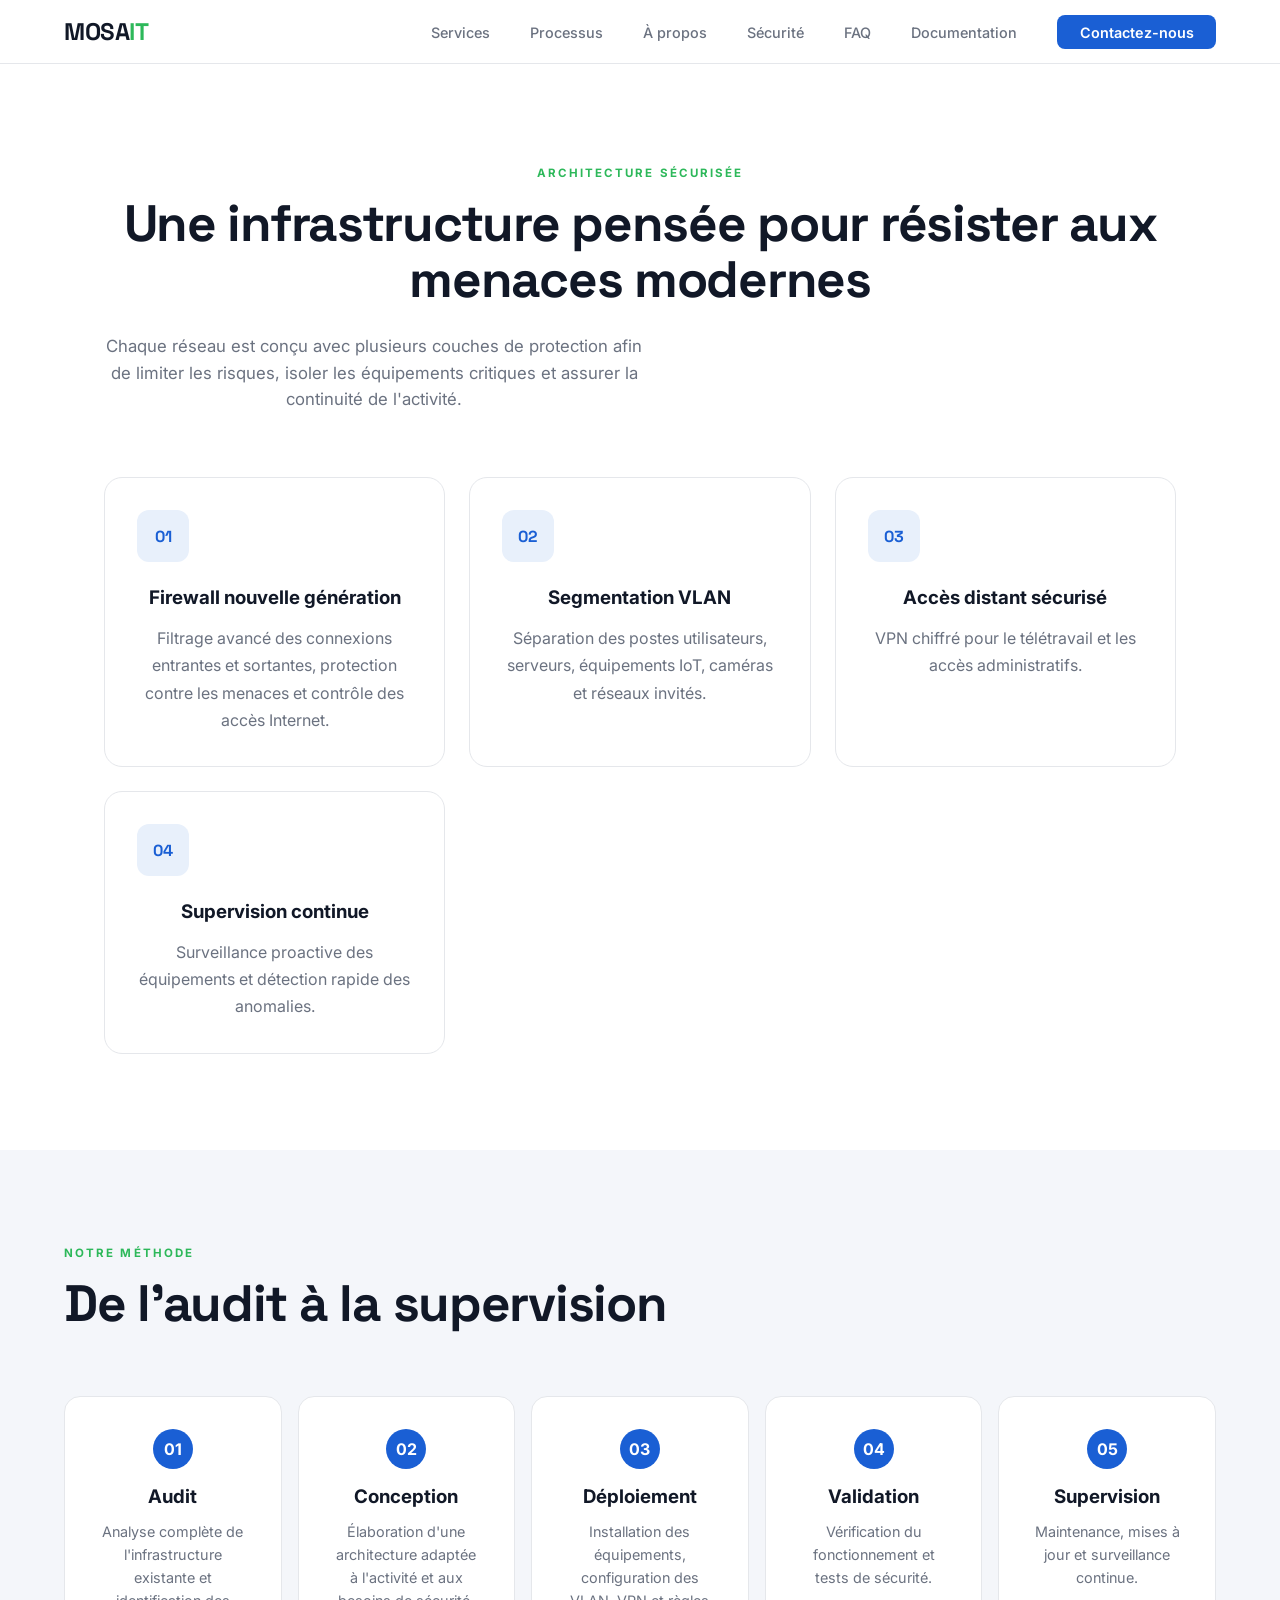
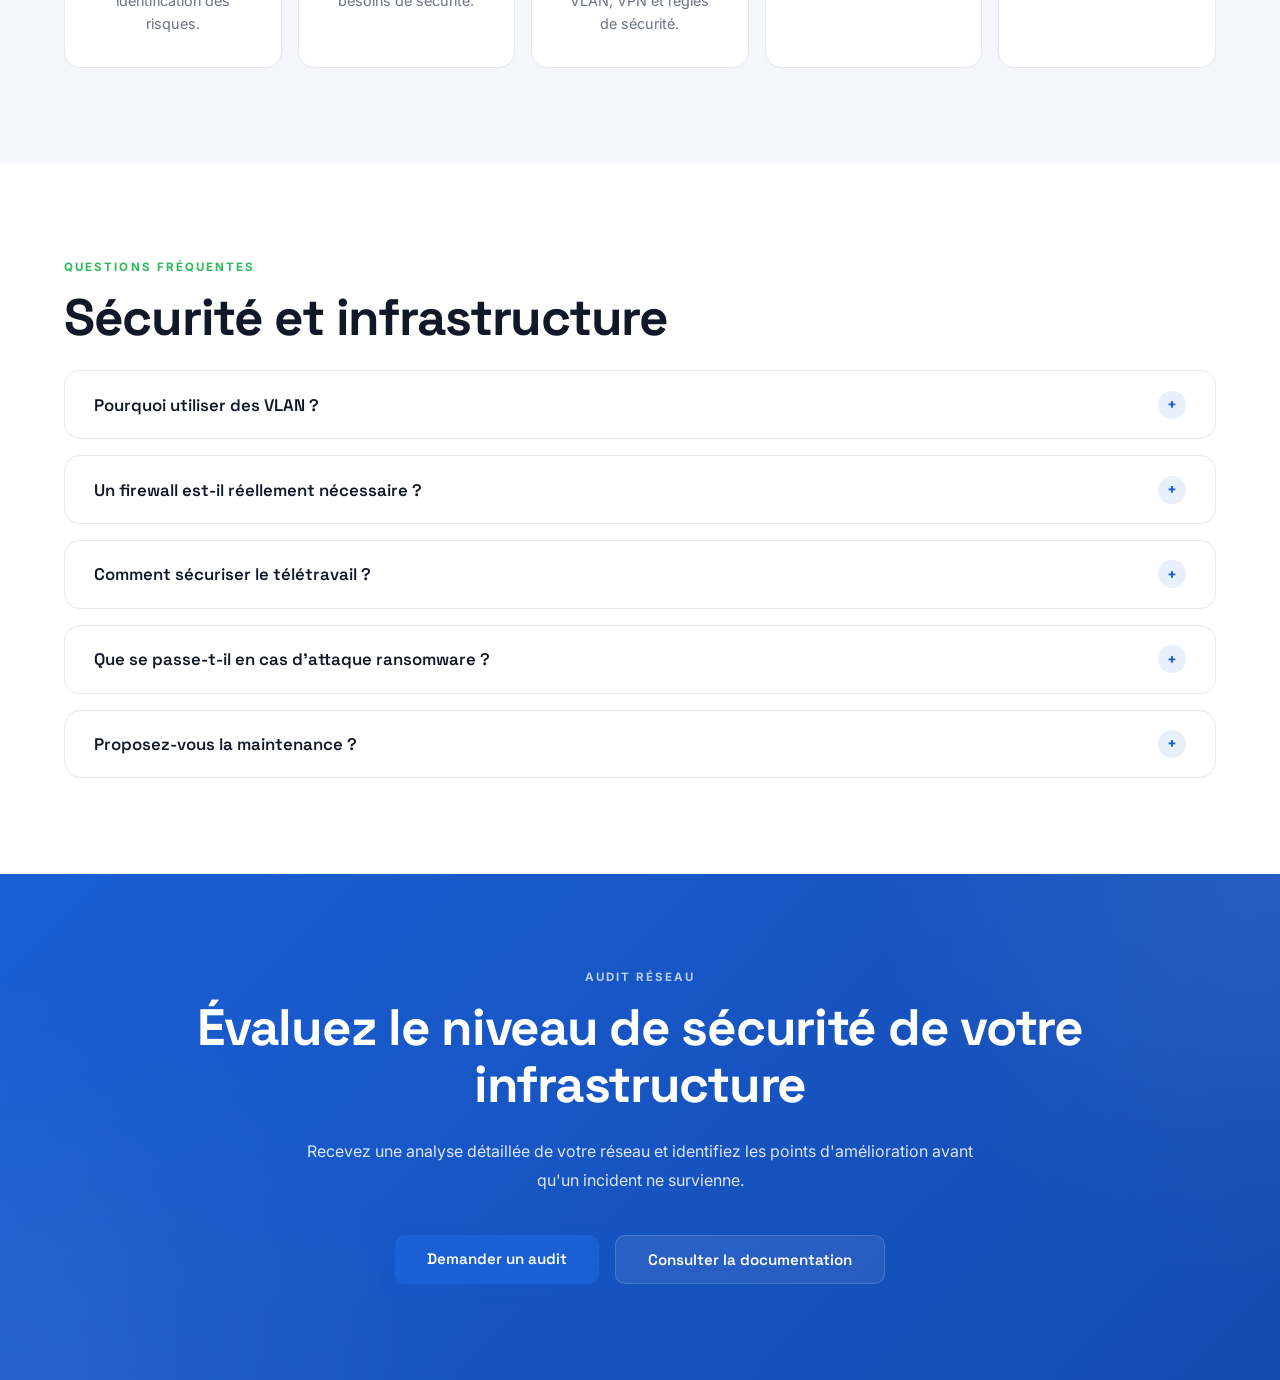
<file: security.html>
<!doctype html>
<html lang="fr">
    <head>
        <meta charset="UTF-8" />
        <meta name="viewport" content="width=device-width, initial-scale=1.0" />
        <title>MosaIT — Installation Réseau & Infrastructure IT</title>
        <link
            href="https://fonts.googleapis.com/css2?family=Space+Grotesk:wght@400;500;600;700&family=Inter:wght@400;500;600&display=swap"
            rel="stylesheet"
        />
        <link href="./style.css" rel="stylesheet" />
        <script src="./components/nav.js"></script>
    </head>
    <body>
        <nav-bar></nav-bar>
        <section class="security-architecture">
            <div class="section-label">Architecture sécurisée</div>

            <h2>
                Une infrastructure pensée pour résister aux menaces modernes
            </h2>

            <p class="section-intro">
                Chaque réseau est conçu avec plusieurs couches de protection
                afin de limiter les risques, isoler les équipements critiques et
                assurer la continuité de l'activité.
            </p>

            <div class="architecture-grid">
                <div class="architecture-card">
                    <div class="architecture-icon">01</div>
                    <h3>Firewall nouvelle génération</h3>
                    <p>
                        Filtrage avancé des connexions entrantes et sortantes,
                        protection contre les menaces et contrôle des accès
                        Internet.
                    </p>
                </div>

                <div class="architecture-card">
                    <div class="architecture-icon">02</div>
                    <h3>Segmentation VLAN</h3>
                    <p>
                        Séparation des postes utilisateurs, serveurs,
                        équipements IoT, caméras et réseaux invités.
                    </p>
                </div>

                <div class="architecture-card">
                    <div class="architecture-icon">03</div>
                    <h3>Accès distant sécurisé</h3>
                    <p>
                        VPN chiffré pour le télétravail et les accès
                        administratifs.
                    </p>
                </div>

                <div class="architecture-card">
                    <div class="architecture-icon">04</div>
                    <h3>Supervision continue</h3>
                    <p>
                        Surveillance proactive des équipements et détection
                        rapide des anomalies.
                    </p>
                </div>
            </div>
        </section>

        <section class="security-process">
            <div class="section-label">Notre méthode</div>

            <h2>De l'audit à la supervision</h2>

            <div class="process-timeline">
                <div class="process-card">
                    <span>01</span>
                    <h3>Audit</h3>
                    <p>
                        Analyse complète de l'infrastructure existante et
                        identification des risques.
                    </p>
                </div>

                <div class="process-card">
                    <span>02</span>
                    <h3>Conception</h3>
                    <p>
                        Élaboration d'une architecture adaptée à l'activité et
                        aux besoins de sécurité.
                    </p>
                </div>

                <div class="process-card">
                    <span>03</span>
                    <h3>Déploiement</h3>
                    <p>
                        Installation des équipements, configuration des VLAN,
                        VPN et règles de sécurité.
                    </p>
                </div>

                <div class="process-card">
                    <span>04</span>
                    <h3>Validation</h3>
                    <p>Vérification du fonctionnement et tests de sécurité.</p>
                </div>

                <div class="process-card">
                    <span>05</span>
                    <h3>Supervision</h3>
                    <p>Maintenance, mises à jour et surveillance continue.</p>
                </div>
            </div>
        </section>

        <section class="security-faq">
            <div class="section-label">Questions fréquentes</div>

            <h2>Sécurité et infrastructure</h2>

            <div class="faq-list">
                <details class="faq-item">
                    <summary>Pourquoi utiliser des VLAN ?</summary>
                    <p>
                        Les VLAN permettent d'isoler les différents équipements
                        du réseau afin de limiter les déplacements latéraux
                        d'une attaque et améliorer la sécurité globale.
                    </p>
                </details>

                <details class="faq-item">
                    <summary>
                        Un firewall est-il réellement nécessaire ?
                    </summary>
                    <p>
                        Oui. Il constitue la première ligne de défense entre
                        Internet et votre infrastructure interne.
                    </p>
                </details>

                <details class="faq-item">
                    <summary>Comment sécuriser le télétravail ?</summary>
                    <p>
                        Grâce à un VPN chiffré, une authentification forte et
                        une politique d'accès adaptée.
                    </p>
                </details>

                <details class="faq-item">
                    <summary>
                        Que se passe-t-il en cas d'attaque ransomware ?
                    </summary>
                    <p>
                        Une stratégie de sauvegarde et une segmentation correcte
                        permettent de limiter fortement l'impact sur l'activité.
                    </p>
                </details>

                <details class="faq-item">
                    <summary>Proposez-vous la maintenance ?</summary>
                    <p>
                        Oui. Nous assurons les mises à jour, la supervision et
                        le maintien en condition opérationnelle de
                        l'infrastructure.
                    </p>
                </details>
            </div>
        </section>

        <section class="security-cta">
            <div class="cta-content">
                <div class="section-label">Audit réseau</div>

                <h2>Évaluez le niveau de sécurité de votre infrastructure</h2>

                <p>
                    Recevez une analyse détaillée de votre réseau et identifiez
                    les points d'amélioration avant qu'un incident ne survienne.
                </p>

                <div class="cta-buttons">
                    <a href="/contact" class="btn-primary">
                        Demander un audit
                    </a>

                    <a href="/docs" class="btn-ghost">
                        Consulter la documentation
                    </a>
                </div>
            </div>
        </section>
    </body>
</html>
</file>
<file: style.css>
*,
*::before,
*::after {
    box-sizing: border-box;
    margin: 0;
    padding: 0;
}

:root {
    --blue: #1a5fd4;
    --blue-dark: #134ab0;
    --blue-light: #e8f0fb;
    --green: #2db85a;
    --green-dark: #229647;
    --green-light: #e6f7ec;
    --white: #ffffff;
    --off-white: #f4f6fa;
    --text: #111827;
    --text-mid: #374151;
    --muted: #6b7280;
    --border: #e5e7eb;
}

html {
    scroll-behavior: smooth;
}

body {
    background: var(--white);
    color: var(--text);
    font-family: "Inter", sans-serif;
    overflow-x: hidden;
    padding-top: 70px; /* Évite la superposition sous la navbar fixe */
}
/* -- Styles intégrés pour la section Architecture --- */
.comparison-section {
    padding: 4rem 5%;
    max-width: 1200px;
    margin: 0 auto;
}
.comparison-grid {
    display: grid;
    grid-template-columns: 1fr;
    gap: 2rem;
    margin-top: 2rem;
}
@media (min-width: 900px) {
    .comparison-grid {
        grid-template-columns: 1fr 1fr;
    }
}
.comp-card {
    background: #ffffff;
    border: 1px solid #e5e7eb;
    border-radius: 12px;
    padding: 2rem;
    box-shadow: 0 4px 6px -1px rgba(0, 0, 0, 0.05);
}
.comp-card h3 {
    font-family: "Space Grotesk", sans-serif;
    font-size: 1.25rem;
    color: #111827;
    margin-top: 0.5rem;
    margin-bottom: 0.5rem;
}
.comp-card p {
    font-family: "Inter", sans-serif;
    font-size: 0.9rem;
    color: #6b7280;
    margin-bottom: 1.5rem;
    line-height: 1.5;
}
.badge-danger {
    background: #fee2e2;
    color: #991b1b;
    padding: 4px 10px;
    border-radius: 6px;
    font-size: 0.8rem;
    font-weight: 600;
    display: inline-block;
    font-family: "Inter", sans-serif;
}
.badge-success {
    background: #e6f7ec;
    color: #229647;
    padding: 4px 10px;
    border-radius: 6px;
    font-size: 0.8rem;
    font-weight: 600;
    display: inline-block;
    font-family: "Inter", sans-serif;
}
.legend-comp {
    display: flex;
    gap: 20px;
    font-size: 0.85rem;
    color: #374151;
    justify-content: center;
    margin-top: 1rem;
    font-family: "Inter", sans-serif;
    font-weight: 500;
}
.dot-comp {
    width: 10px;
    height: 10px;
    border-radius: 50%;
    display: inline-block;
    margin-right: 6px;
}
.dot-red {
    background: #ef4444;
    box-shadow: 0 0 8px rgba(239, 68, 68, 0.6);
}
.dot-green {
    background: #2db85a;
    box-shadow: 0 0 8px rgba(45, 184, 90, 0.6);
}
.diag-container {
    text-align: center;
    background: #f9fafb;
    border-radius: 8px;
    padding: 1rem;
    border: 1px solid #f3f4f6;
}
.diag-container svg {
    width: 100%;
    max-width: 350px;
    height: auto;
}
/* ── NAV RESPONSIVE ── */
nav {
    position: fixed;
    top: 0;
    left: 0;
    right: 0;
    z-index: 100;
    display: flex;
    align-items: center;
    justify-content: space-between;
    padding: 1rem 5vw;
    background: rgba(255, 255, 255, 0.88);
    backdrop-filter: blur(16px);
    border-bottom: 1px solid var(--border);
}

.logo {
    font-family: "Space Grotesk", sans-serif;
    font-weight: 700;
    font-size: 1.5rem;
    letter-spacing: -0.02em;
    color: var(--text);
    text-decoration: none;
}
.logo span {
    color: var(--green);
}

.nav-links {
    display: flex;
    align-items: center;
    gap: 2.5rem;
    list-style: none;
}
.nav-links a {
    color: var(--muted);
    font-size: 0.9rem;
    text-decoration: none;
    transition: color 0.2s;
    font-weight: 500;
}
.nav-links a:hover {
    color: var(--blue);
}

.nav-cta {
    background: var(--blue) !important;
    color: #fff !important;
    font-weight: 600 !important;
    padding: 0.55rem 1.4rem;
    border-radius: 8px;
    transition: background 0.2s !important;
}
.nav-cta:hover {
    background: var(--blue-dark) !important;
}

.nav-toggle {
    display: none;
}
.nav-toggle-label {
    display: none;
    cursor: pointer;
}

/* ── HERO ── */
#hero {
    position: relative;
    min-height: calc(100vh - 70px);
    display: flex;
    align-items: center;
    padding: 0 5vw;
    overflow: hidden;
    background: var(--off-white);
}
#hero::before {
    content: "";
    position: absolute;
    inset: 0;
    background-image:
        linear-gradient(var(--border) 1px, transparent 1px),
        linear-gradient(90deg, var(--border) 1px, transparent 1px);
    background-size: 48px 48px;
    opacity: 0.55;
    pointer-events: none;
}

#network-canvas {
    position: absolute;
    inset: 0;
    width: 100%;
    height: 100%;
}

.hero-content {
    position: relative;
    z-index: 2;
    max-width: 800px;
}

.eyebrow {
    display: inline-flex;
    font-size: 0.78rem;
    font-weight: 600;
    letter-spacing: 0.14em;
    text-transform: uppercase;
    color: var(--blue);
    margin-bottom: 1.8rem;
    background: var(--blue-light);
    padding: 0.35rem 0.85rem;
    border-radius: 50px;
    border: 1px solid rgba(26, 95, 212, 0.2);
}

h1 {
    font-family: "Space Grotesk", sans-serif;
    font-size: clamp(2.8rem, 6vw, 5.5rem);
    font-weight: 700;
    line-height: 1;
    letter-spacing: -0.035em;
    margin-bottom: 2rem;
}
h1 em {
    font-style: normal;
    color: var(--blue);
}
h1 .accent-g {
    color: var(--green);
}

.tagline {
    font-family: "Space Grotesk", sans-serif;
    font-size: 0.82rem;
    font-weight: 600;
    letter-spacing: 0.12em;
    text-transform: uppercase;
    color: var(--muted);
    margin-bottom: 1rem;
}
.tagline span {
    color: var(--blue);
    margin-right: 0.5rem;
}

.hero-sub {
    font-size: 1.1rem;
    color: var(--text-mid);
    line-height: 1.7;
    max-width: 540px;
    margin-bottom: 2.8rem;
}

.hero-btns {
    display: flex;
    gap: 1rem;
    flex-wrap: wrap;
}

.btn-primary,
.btn-ghost {
    font-family: "Space Grotesk", sans-serif;
    font-weight: 600;
    font-size: 0.95rem;
    padding: 0.9rem 2rem;
    border-radius: 10px;
    text-decoration: none;
    transition: all 0.2s ease;
}
.btn-primary {
    background: var(--blue);
    color: #fff;
    box-shadow: 0 4px 16px rgba(26, 95, 212, 0.22);
}
.btn-primary:hover {
    background: var(--blue-dark);
    transform: translateY(-2px);
    box-shadow: 0 8px 28px rgba(26, 95, 212, 0.3);
}
.btn-ghost {
    border: 1.5px solid var(--border);
    color: var(--text-mid);
    background: var(--white);
}
.btn-ghost:hover {
    border-color: var(--blue);
    color: var(--blue);
    box-shadow: 0 4px 12px rgba(26, 95, 212, 0.1);
}

.hero-stats {
    position: absolute;
    right: 5vw;
    bottom: 8vh;
    z-index: 2;
}
.stat-item {
    text-align: right;
}
.stat-num {
    font-family: "Space Grotesk", sans-serif;
    font-size: 2.4rem;
    font-weight: 700;
    line-height: 1;
}
.stat-num span {
    color: var(--blue);
}
.stat-label {
    font-size: 0.72rem;
    color: var(--muted);
    text-transform: uppercase;
    letter-spacing: 0.1em;
    margin-top: 0.3rem;
}

/* ── MARQUEE ── */
.marquee-wrap {
    background: var(--blue);
    overflow: hidden;
    padding: 0.9rem 0;
}
.marquee-track {
    display: flex;
    gap: 3rem;
    animation: marquee 32s linear infinite;
    width: max-content;
}
.marquee-item {
    display: flex;
    align-items: center;
    gap: 0.8rem;
    font-family: "Space Grotesk", sans-serif;
    font-weight: 600;
    font-size: 0.82rem;
    letter-spacing: 0.1em;
    text-transform: uppercase;
    color: rgba(255, 255, 255, 0.85);
    white-space: nowrap;
}
.marquee-dot {
    width: 6px;
    height: 6px;
    border-radius: 50%;
    background: var(--green);
}
@keyframes marquee {
    from {
        transform: translateX(0);
    }
    to {
        transform: translateX(-50%);
    }
}

/* ── SECTIONS ── */
section {
    padding: 6rem 5vw;
}
.section-label {
    font-size: 0.72rem;
    font-weight: 700;
    letter-spacing: 0.18em;
    text-transform: uppercase;
    color: var(--green);
    margin-bottom: 1rem;
}
h2 {
    font-family: "Space Grotesk", sans-serif;
    font-size: clamp(2rem, 4vw, 3.2rem);
    font-weight: 700;
    line-height: 1.1;
    letter-spacing: -0.025em;
    margin-bottom: 1.5rem;
}
.section-intro {
    font-size: 1.05rem;
    color: var(--muted);
    line-height: 1.6;
    max-width: 540px;
}

/* ── SERVICES ── */
#services {
    background: var(--off-white);
}
.services-header {
    display: flex;
    justify-content: space-between;
    align-items: flex-end;
    flex-wrap: wrap;
    gap: 2rem;
    margin-bottom: 4rem;
}
.services-grid {
    display: grid;
    grid-template-columns: repeat(auto-fit, minmax(280px, 1fr));
    gap: 1px;
    background: var(--border);
    border: 1px solid var(--border);
    border-radius: 16px;
    overflow: hidden;
    box-shadow: 0 2px 16px rgba(0, 0, 0, 0.04);
}
.service-card {
    background: var(--white);
    padding: 2.5rem 2rem;
    transition: background 0.2s ease;
    position: relative;
    overflow: hidden;
}
.service-card::after {
    content: "";
    position: absolute;
    bottom: 0;
    left: 0;
    right: 0;
    height: 3px;
    background: var(--blue);
    transform: scaleX(0);
    transform-origin: left;
    transition: transform 0.3s ease;
}
.service-card:hover {
    background: var(--blue-light);
}
.service-card:hover::after {
    transform: scaleX(1);
}
.service-card h3 {
    font-family: "Space Grotesk", sans-serif;
    font-size: 1.15rem;
    font-weight: 700;
    margin-bottom: 0.6rem;
}
.service-card p {
    font-size: 0.9rem;
    color: var(--muted);
    line-height: 1.6;
}

/* ── PROCESS ── */
.process-grid {
    display: grid;
    grid-template-columns: 1fr 1fr;
    gap: 5rem;
    align-items: center;
}
.process-steps {
    display: flex;
    flex-direction: column;
}
.step {
    display: flex;
    gap: 1.5rem;
    padding: 1.5rem 0;
    border-bottom: 1px solid var(--border);
    cursor: pointer;
    transition: all 0.2s ease;
}
.step:hover,
.step.active-step {
    padding-left: 0.75rem;
    background: var(--blue-light);
    border-radius: 8px;
    border-bottom-color: transparent;
}
.step:last-child {
    border-bottom: none;
}
.step-num {
    font-family: "Space Grotesk", sans-serif;
    font-size: 0.75rem;
    font-weight: 700;
    color: var(--blue);
    letter-spacing: 0.08em;
    width: 24px;
}
.step h3 {
    font-family: "Space Grotesk", sans-serif;
    font-size: 1.05rem;
    font-weight: 700;
    margin-bottom: 0.3rem;
}
.step p {
    font-size: 0.88rem;
    color: var(--muted);
    line-height: 1.5;
}
.process-visual {
    background: var(--off-white);
    border-radius: 20px;
    border: 1px solid var(--border);
    padding: 2rem;
    aspect-ratio: 1;
    display: flex;
    align-items: center;
    justify-content: center;
    box-shadow: 0 4px 24px rgba(0, 0, 0, 0.04);
}
.topo-svg {
    width: 100%;
    height: 100%;
}

/* ── ABOUT ── */
#about {
    background: var(--off-white);
}
.about-grid {
    display: grid;
    grid-template-columns: 1fr 1fr;
    gap: 4rem;
    align-items: center;
}
.about-badges {
    display: flex;
    flex-wrap: wrap;
    gap: 0.6rem;
    margin-top: 2rem;
}
.badge {
    background: var(--blue-light);
    border: 1px solid rgba(26, 95, 212, 0.15);
    border-radius: 50px;
    padding: 0.35rem 0.9rem;
    font-size: 0.8rem;
    color: var(--blue);
    font-weight: 600;
}
.stats-block {
    display: grid;
    grid-template-columns: 1fr 1fr;
    gap: 16px;
}
.stat-box {
    background: var(--white);
    border: 1px solid var(--border);
    border-radius: 16px;
    padding: 2rem 1.5rem;
    text-align: center;
    box-shadow: 0 2px 10px rgba(0, 0, 0, 0.03);
    transition: all 0.2s ease;
}
.stat-box:hover {
    box-shadow: 0 6px 20px rgba(26, 95, 212, 0.08);
    transform: translateY(-2px);
}
.stat-box .big {
    font-family: "Space Grotesk", sans-serif;
    font-size: 2.6rem;
    font-weight: 700;
    line-height: 1;
}
.stat-box .big em {
    font-style: normal;
    color: var(--blue);
}
.stat-box .label {
    font-size: 0.75rem;
    color: var(--muted);
    margin-top: 0.5rem;
    text-transform: uppercase;
    letter-spacing: 0.08em;
}

/* ── CTA ── */
#cta {
    background: var(--blue);
    text-align: center;
    padding: 8rem 5vw;
    position: relative;
    overflow: hidden;
    color: #fff;
}
#cta h2 {
    color: #fff;
    font-size: clamp(2.4rem, 5vw, 4.5rem);
    margin-bottom: 1.5rem;
}
#cta p {
    color: rgba(255, 255, 255, 0.8);
    font-size: 1.1rem;
    margin-bottom: 2.5rem;
}
.cta-btns {
    display: flex;
    gap: 1rem;
    justify-content: center;
    flex-wrap: wrap;
}
.btn-cta-white,
.btn-cta-green {
    font-family: "Space Grotesk", sans-serif;
    font-weight: 700;
    padding: 0.9rem 2rem;
    border-radius: 10px;
    text-decoration: none;
    transition:
        transform 0.2s,
        background 0.2s;
}
.btn-cta-white {
    background: #fff;
    color: var(--blue);
}
.btn-cta-white:hover {
    background: var(--off-white);
    transform: translateY(-2px);
}
.btn-cta-green {
    background: var(--green);
    color: #fff;
    box-shadow: 0 4px 14px rgba(45, 184, 90, 0.3);
}
.btn-cta-green:hover {
    background: var(--green-dark);
    transform: translateY(-2px);
}

/* ── FOOTER ── */
footer {
    background: var(--text);
    color: rgba(255, 255, 255, 0.6);
    padding: 2.5rem 5vw;
    display: flex;
    justify-content: space-between;
    align-items: center;
    flex-wrap: wrap;
    gap: 1.5rem;
    border-top: 1px solid rgba(255, 255, 255, 0.08);
}
.footer-logo {
    font-family: "Space Grotesk", sans-serif;
    font-weight: 700;
    font-size: 1.4rem;
    color: #fff;
}
.footer-logo span {
    color: var(--green);
}
.footer-tagline {
    font-size: 0.7rem;
    color: rgba(255, 255, 255, 0.4);
    letter-spacing: 0.06em;
    margin-top: 0.2rem;
}
footer p {
    font-size: 0.8rem;
}
.footer-links {
    display: flex;
    gap: 2rem;
}
.footer-links a {
    font-size: 0.85rem;
    color: rgba(255, 255, 255, 0.5);
    text-decoration: none;
    transition: color 0.2s;
}
.footer-links a:hover {
    color: #fff;
}

/* ── SCROLL REVEAL ── */
.reveal {
    opacity: 0;
    transform: translateY(20px);
    transition:
        opacity 0.6s cubic-bezier(0.16, 1, 0.3, 1),
        transform 0.6s cubic-bezier(0.16, 1, 0.3, 1);
}
.reveal.visible {
    opacity: 1;
    transform: translateY(0);
}

/* ─────────────────────────────
   FAQ
───────────────────────────── */

#faq {
    background: var(--off-white);
}

.faq-container {
    max-width: 1000px;
    margin: 0 auto;
}

.faq-header {
    text-align: center;
    margin-bottom: 4rem;
}

.faq-header p {
    max-width: 650px;
    margin: 0 auto;
    color: var(--muted);
    line-height: 1.7;
    font-size: 1rem;
}

.faq-list {
    display: flex;
    flex-direction: column;
    gap: 1rem;
}

.faq-item {
    background: var(--white);
    border: 1px solid var(--border);
    border-radius: 16px;
    overflow: hidden;
    transition:
        border-color 0.25s ease,
        box-shadow 0.25s ease,
        transform 0.25s ease;
}

.faq-item:hover {
    border-color: rgba(26, 95, 212, 0.25);
    box-shadow: 0 8px 24px rgba(17, 24, 39, 0.06);
    transform: translateY(-2px);
}

.faq-item[open] {
    border-color: rgba(26, 95, 212, 0.35);
    box-shadow: 0 10px 30px rgba(26, 95, 212, 0.08);
}

.faq-item summary {
    list-style: none;
    cursor: pointer;
    padding: 1.4rem 1.8rem;
    font-family: "Space Grotesk", sans-serif;
    font-size: 1.05rem;
    font-weight: 600;
    color: var(--text);
    position: relative;
    user-select: none;
}

.faq-item summary::-webkit-details-marker {
    display: none;
}

.faq-item summary::after {
    content: "+";
    position: absolute;
    right: 1.8rem;
    top: 50%;
    transform: translateY(-50%);
    width: 28px;
    height: 28px;
    border-radius: 50%;
    background: var(--blue-light);
    color: var(--blue);
    display: flex;
    align-items: center;
    justify-content: center;
    font-size: 1rem;
    font-weight: 700;
    transition: all 0.25s ease;
}

.faq-item[open] summary::after {
    content: "−";
    background: var(--blue);
    color: var(--white);
}

.faq-item p {
    padding: 0 1.8rem 1.8rem;
    color: var(--muted);
    line-height: 1.8;
    font-size: 0.95rem;
    max-width: 90%;
}

/* ─────────────────────────────
   FAQ CTA
───────────────────────────── */

.faq-cta {
    margin-top: 4rem;
    background: linear-gradient(135deg, var(--blue), var(--blue-dark));
    border-radius: 24px;
    padding: 4rem 2rem;
    text-align: center;
    color: var(--white);
    overflow: hidden;
    position: relative;
}

.faq-cta::before {
    content: "";
    position: absolute;
    inset: 0;
    background:
        radial-gradient(
            circle at top right,
            rgba(255, 255, 255, 0.08),
            transparent 30%
        ),
        radial-gradient(
            circle at bottom left,
            rgba(255, 255, 255, 0.05),
            transparent 30%
        );
}

.faq-cta > * {
    position: relative;
    z-index: 2;
}

.faq-cta h3 {
    font-family: "Space Grotesk", sans-serif;
    font-size: clamp(1.8rem, 4vw, 2.6rem);
    margin-bottom: 1rem;
}

.faq-cta p {
    color: rgba(255, 255, 255, 0.85);
    max-width: 600px;
    margin: 0 auto 2rem;
    line-height: 1.7;
}

.faq-cta .btn-primary {
    background: var(--green);
    box-shadow: 0 8px 24px rgba(45, 184, 90, 0.25);
}

.faq-cta .btn-primary:hover {
    background: var(--green-dark);
}
/* ==========================
   SECURITY HERO
========================== */

.security-hero {
    background: var(--off-white);
    text-align: center;
    max-width: 1000px;
    margin: 0 auto;
    padding: 8rem 2rem;
}

.security-hero h1 {
    max-width: 900px;
    margin: 0 auto 2rem;
}

.security-hero p {
    max-width: 700px;
    margin: 0 auto 3rem;
    font-size: 1.1rem;
    color: var(--muted);
    line-height: 1.8;
}

/* ==========================
   RISKS
========================== */

.security-risks {
    background: white;
}

.risk-grid {
    display: grid;
    grid-template-columns: repeat(auto-fit, minmax(260px, 1fr));
    gap: 1.5rem;
    margin-top: 3rem;
}

.risk-card {
    background: white;
    border: 1px solid var(--border);
    border-radius: 16px;
    padding: 2rem;
    transition: all 0.25s ease;
    position: relative;
}

.risk-card:hover {
    transform: translateY(-4px);
    border-color: rgba(239, 68, 68, 0.25);
    box-shadow: 0 12px 30px rgba(239, 68, 68, 0.08);
}

.risk-card h3 {
    color: #dc2626;
    margin-bottom: 1rem;
    font-family: "Space Grotesk", sans-serif;
}

.risk-card p {
    color: var(--muted);
    line-height: 1.7;
}

/* ==========================
   SOLUTIONS
========================== */

.security-solutions {
    background: var(--off-white);
}

.solution-grid {
    margin-top: 3rem;
    display: grid;
    grid-template-columns: repeat(auto-fit, minmax(280px, 1fr));
    gap: 1.5rem;
}

.solution-grid > div {
    background: white;
    border: 1px solid var(--border);
    border-radius: 16px;
    padding: 2rem;
    transition: all 0.25s ease;
}

.solution-grid > div:hover {
    transform: translateY(-4px);
    border-color: rgba(45, 184, 90, 0.25);
    box-shadow: 0 12px 30px rgba(45, 184, 90, 0.08);
}

.solution-grid h3 {
    color: var(--green);
    margin-bottom: 1rem;
    font-family: "Space Grotesk", sans-serif;
}

.solution-grid p {
    color: var(--muted);
    line-height: 1.7;
}

/* ==========================
   ARCHITECTURE
========================== */

.security-architecture {
    text-align: center;
    max-width: 1200px;
    margin: 0 auto;
}

.architecture-grid {
    display: grid;
    grid-template-columns: repeat(auto-fit, minmax(280px, 1fr));
    gap: 1.5rem;
    margin-top: 4rem;
}

.architecture-card {
    background: white;
    border: 1px solid var(--border);
    border-radius: 18px;
    padding: 2rem;
    transition: all 0.25s ease;
}

.architecture-card:hover {
    transform: translateY(-4px);
    box-shadow: 0 12px 28px rgba(0, 0, 0, 0.06);
}

.architecture-icon {
    width: 52px;
    height: 52px;
    border-radius: 12px;
    background: var(--blue-light);
    color: var(--blue);
    display: flex;
    align-items: center;
    justify-content: center;
    font-weight: 700;
    margin-bottom: 1.5rem;
    font-family: "Space Grotesk", sans-serif;
}

.architecture-card h3 {
    margin-bottom: 1rem;
}

.architecture-card p {
    color: var(--muted);
    line-height: 1.7;
}

/* ==========================
   PROCESS
========================== */

.security-process {
    background: var(--off-white);
}

.process-timeline {
    margin-top: 4rem;
    display: grid;
    grid-template-columns: repeat(5, 1fr);
    gap: 1rem;
}

.process-card {
    background: white;
    border: 1px solid var(--border);
    border-radius: 16px;
    padding: 2rem;
    text-align: center;
    transition: all 0.25s ease;
}

.process-card:hover {
    transform: translateY(-4px);
    border-color: rgba(26, 95, 212, 0.25);
}

.process-card span {
    display: inline-flex;
    width: 40px;
    height: 40px;
    border-radius: 50%;
    background: var(--blue);
    color: white;
    align-items: center;
    justify-content: center;
    font-weight: 700;
    margin-bottom: 1rem;
}

.process-card h3 {
    margin-bottom: 0.75rem;
}

.process-card p {
    color: var(--muted);
    line-height: 1.6;
    font-size: 0.9rem;
}

/* ==========================
   SECURITY CTA
========================== */

.security-cta {
    background: linear-gradient(135deg, var(--blue), var(--blue-dark));
    text-align: center;
    color: white;
    position: relative;
    overflow: hidden;
}

.security-cta::before {
    content: "";
    position: absolute;
    inset: 0;
    background:
        radial-gradient(
            circle at top right,
            rgba(255, 255, 255, 0.08),
            transparent 30%
        ),
        radial-gradient(
            circle at bottom left,
            rgba(255, 255, 255, 0.06),
            transparent 30%
        );
}

.cta-content {
    position: relative;
    z-index: 2;
    max-width: 900px;
    margin: 0 auto;
}

.security-cta .section-label {
    color: rgba(255, 255, 255, 0.7);
}

.security-cta h2 {
    color: white;
}

.security-cta p {
    max-width: 700px;
    margin: 0 auto 2.5rem;
    color: rgba(255, 255, 255, 0.85);
    line-height: 1.8;
}

.cta-buttons {
    display: flex;
    gap: 1rem;
    justify-content: center;
    flex-wrap: wrap;
}

.security-cta .btn-ghost {
    background: rgba(255, 255, 255, 0.08);
    border: 1px solid rgba(255, 255, 255, 0.15);
    color: white;
}

.security-cta .btn-ghost:hover {
    background: rgba(255, 255, 255, 0.15);
    border-color: rgba(255, 255, 255, 0.25);
}

/* ==========================
   RESPONSIVE
========================== */

@media (max-width: 992px) {
    .process-timeline {
        grid-template-columns: 1fr;
    }
}

@media (max-width: 768px) {
    .security-hero {
        padding: 6rem 1rem;
    }

    .risk-grid,
    .solution-grid,
    .architecture-grid {
        grid-template-columns: 1fr;
    }

    .cta-buttons {
        flex-direction: column;
    }

    .cta-buttons a {
        width: 100%;
    }
}
/* ─────────────────────────────
   Mobile
───────────────────────────── */

@media (max-width: 768px) {
    .faq-item summary {
        padding: 1.2rem 1.3rem;
        font-size: 1rem;
        padding-right: 4rem;
    }

    .faq-item summary::after {
        right: 1rem;
    }

    .faq-item p {
        padding: 0 1.3rem 1.3rem;
        max-width: 100%;
    }

    .faq-cta {
        padding: 3rem 1.5rem;
    }
}

/* ── RESPONSIVE & RESPONSIVE MENU BURGER ── */
@media (max-width: 992px) {
    .process-grid,
    .about-grid {
        grid-template-columns: 1fr;
        gap: 3.5rem;
    }
    .hero-stats {
        position: static;
        margin-top: 2rem;
    }
    .stat-item {
        text-align: left;
    }
}

@media (max-width: 768px) {
    nav {
        padding: 1rem 2rem;
    }
    .nav-toggle-label {
        display: block;
        position: relative;
        width: 24px;
        height: 18px;
        z-index: 110;
    }
    .nav-toggle-label span,
    .nav-toggle-label span::before,
    .nav-toggle-label span::after {
        content: "";
        display: block;
        background: var(--text);
        height: 2px;
        width: 100%;
        position: absolute;
        transition: all 0.2s ease;
    }
    .nav-toggle-label span {
        top: 8px;
    }
    .nav-toggle-label span::before {
        top: -6px;
    }
    .nav-toggle-label span::after {
        top: 6px;
    }

    .nav-links {
        position: fixed;
        top: 0;
        bottom: 0;
        left: 100%;
        right: -100%;
        background: #fff;
        flex-direction: column;
        justify-content: center;
        gap: 2rem;
        z-index: 105;
        transition: all 0.3s cubic-bezier(0.16, 1, 0.3, 1);
    }
    .nav-toggle:checked ~ .nav-links {
        left: 0;
        right: 0;
    }
    .nav-toggle:checked ~ .nav-toggle-label span {
        background: transparent;
    }
    .nav-toggle:checked ~ .nav-toggle-label span::before {
        transform: rotate(45deg);
        top: 0;
    }
    .nav-toggle:checked ~ .nav-toggle-label span::after {
        transform: rotate(-45deg);
        top: 0;
    }
}
</file>
